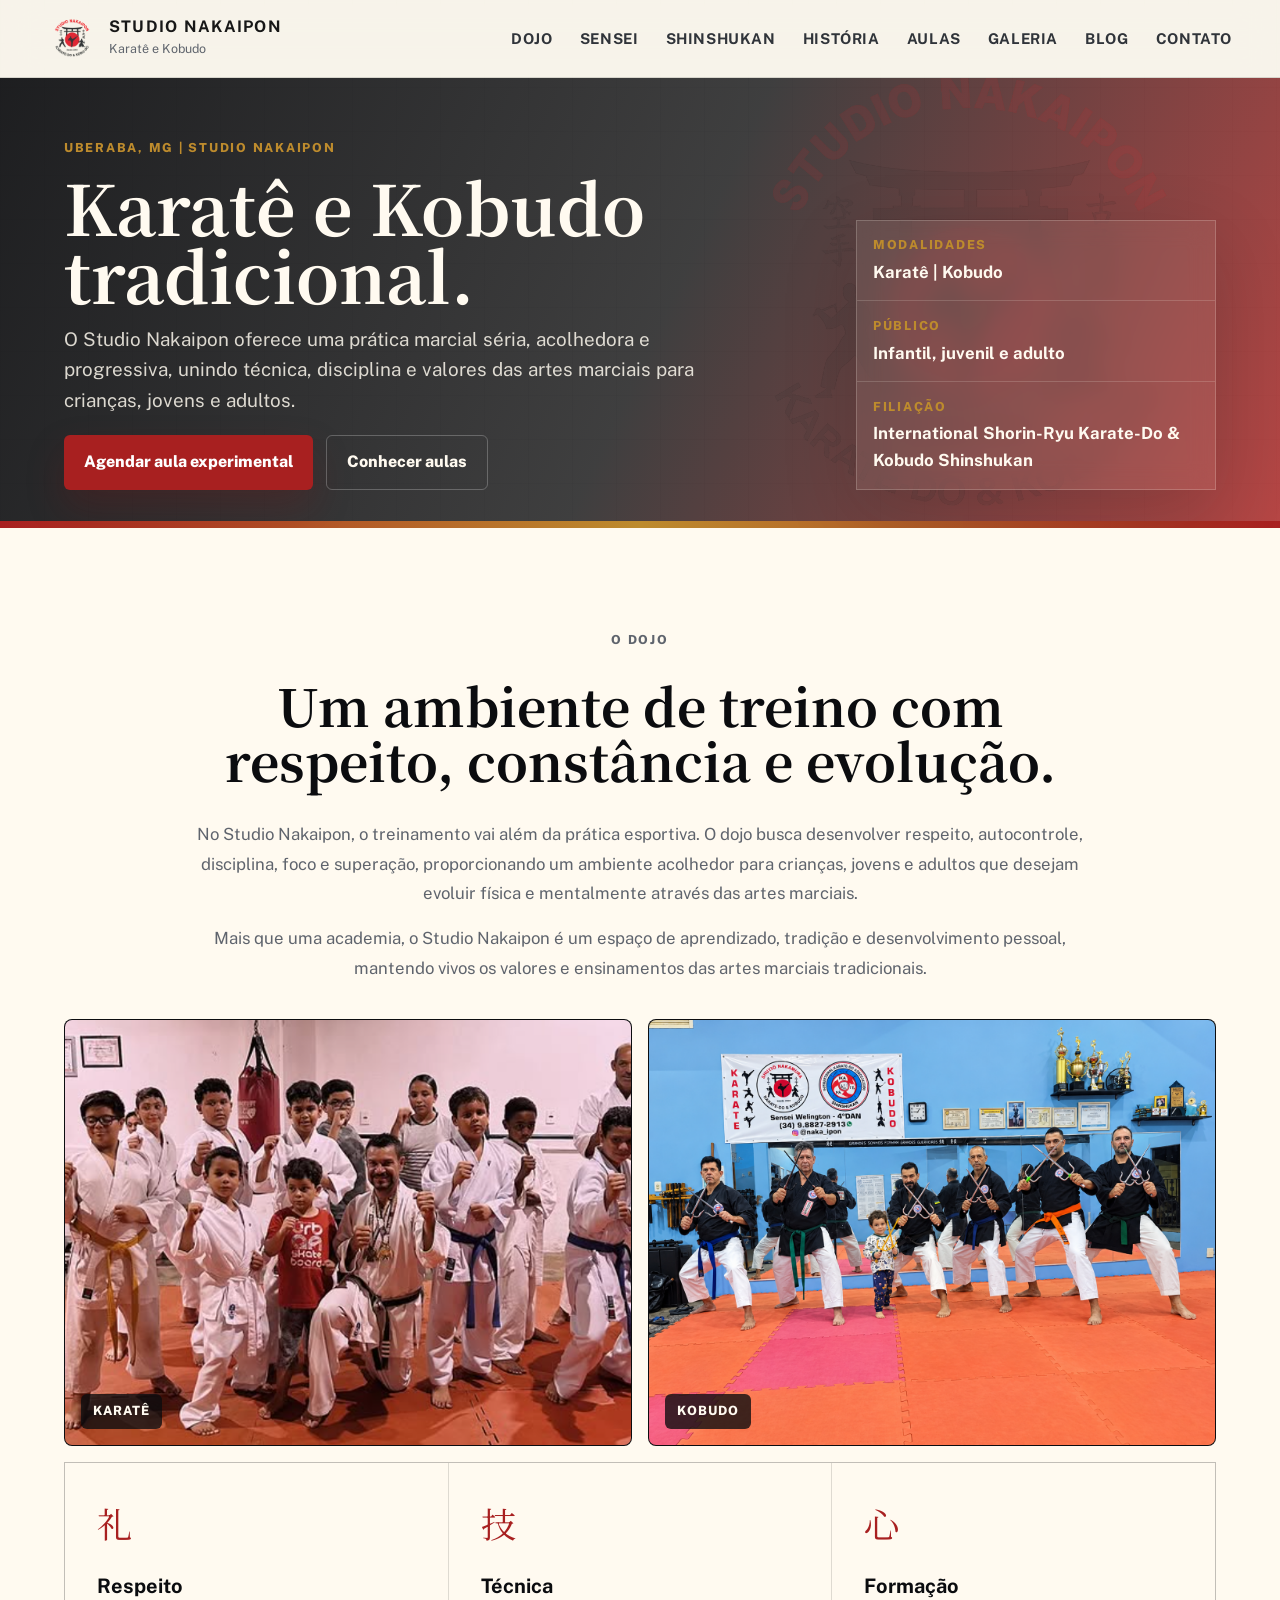
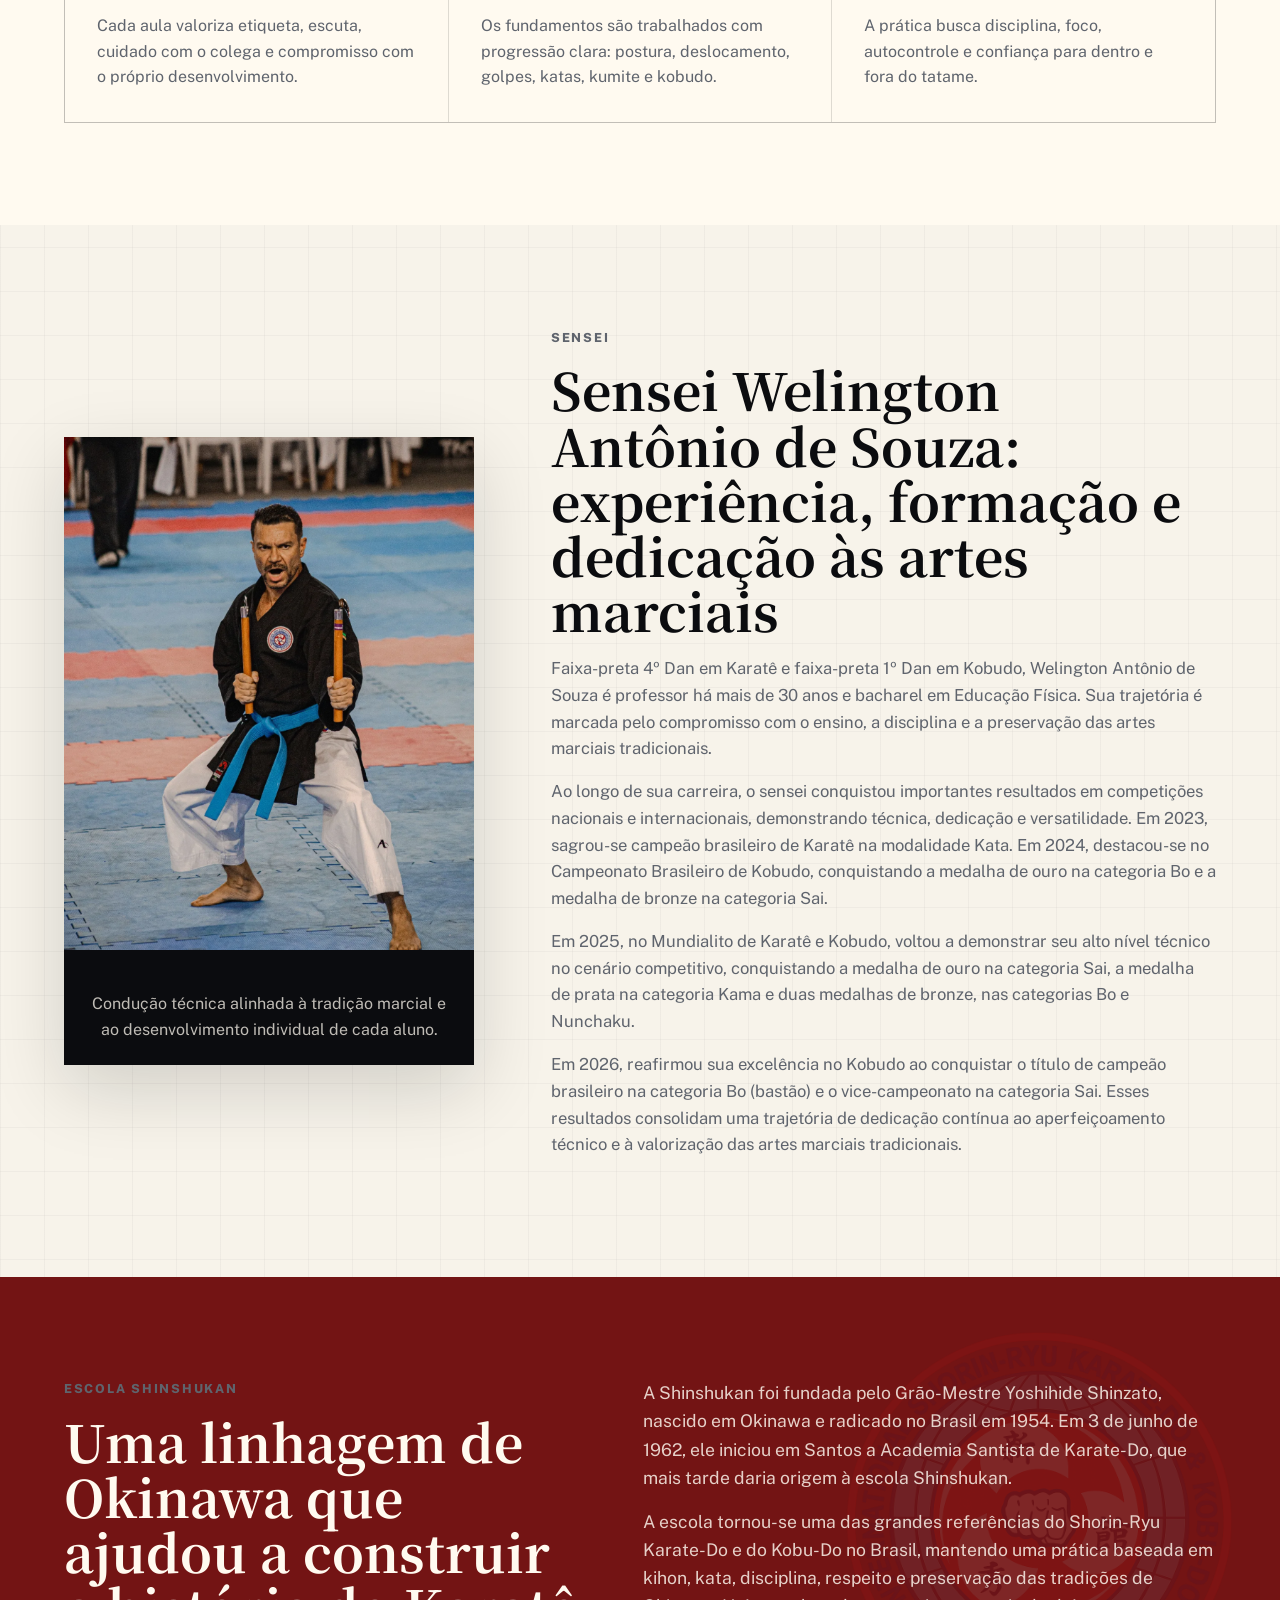
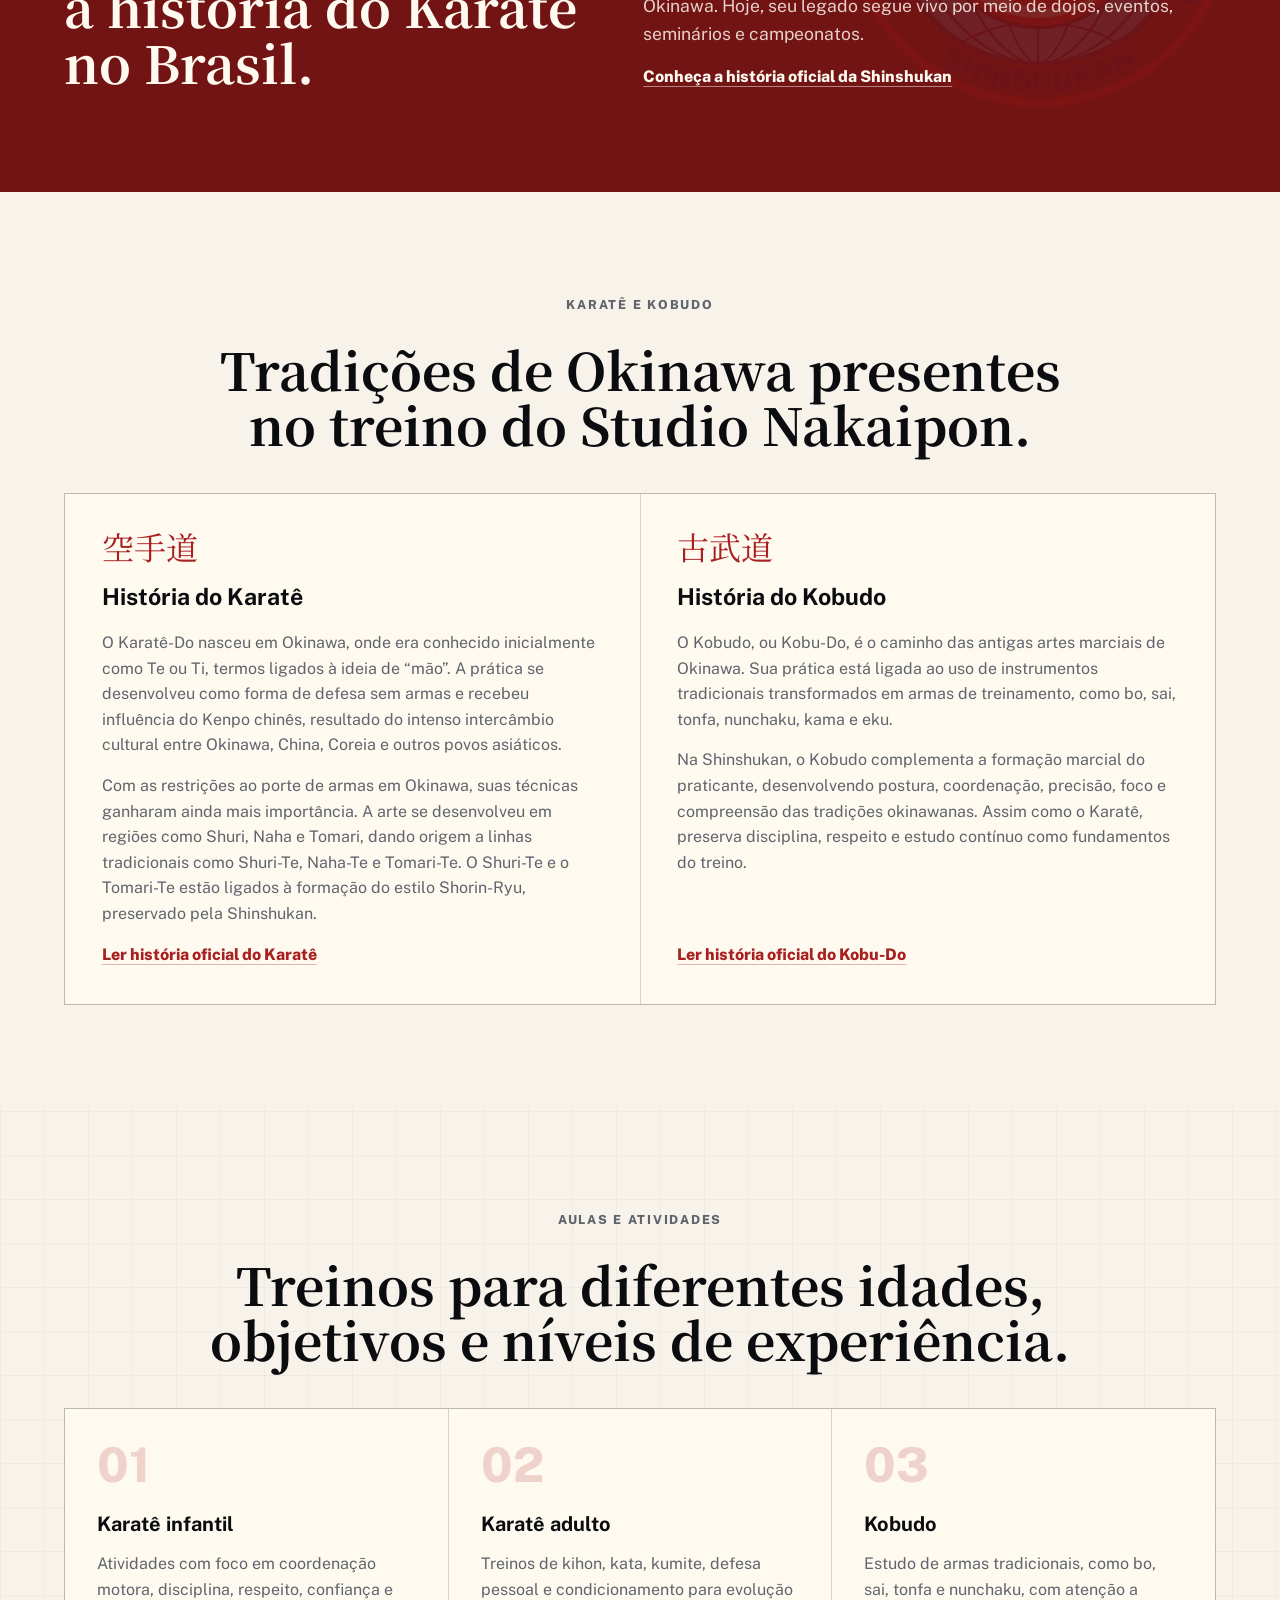
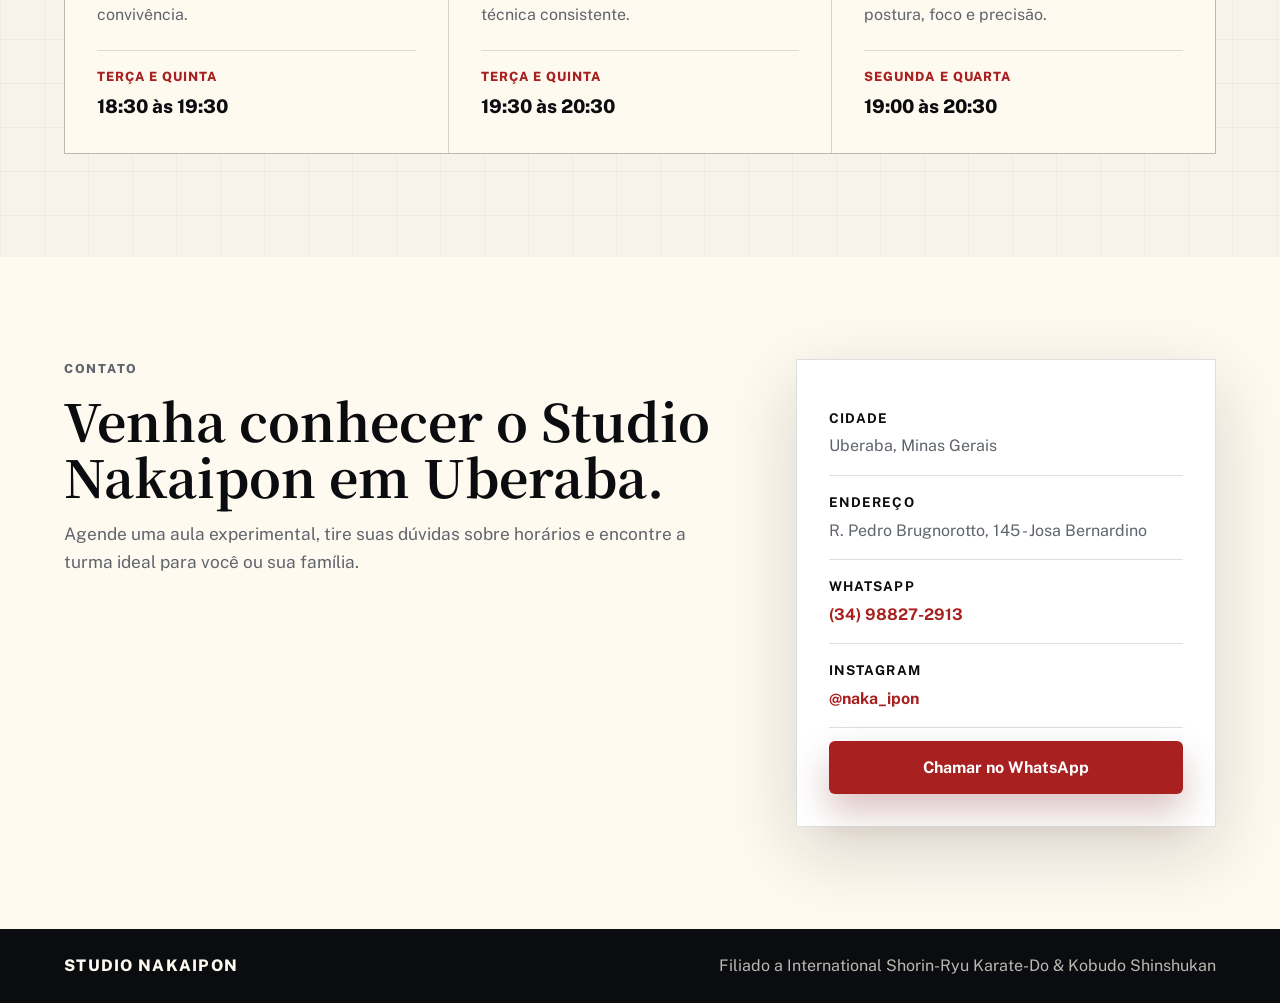
<file: index.html>
<!DOCTYPE html>
<html lang="pt-BR">
<head>
  <meta charset="UTF-8">
  <meta name="viewport" content="width=device-width, initial-scale=1.0">
  <meta name="description" content="Studio Nakaipon Karatê e Kobudo em Uberaba, MG. Aulas vinculadas à escola Shinshukan, com treino tradicional, disciplina e desenvolvimento pessoal.">
  <title>Studio Nakaipon | Karatê e Kobudo em Uberaba</title>
  <link rel="icon" type="image/png" href="assets/image/logo_nakaipon.png">
  <link rel="preconnect" href="https://fonts.googleapis.com">
  <link rel="preconnect" href="https://fonts.gstatic.com" crossorigin>
  <link href="https://fonts.googleapis.com/css2?family=Noto+Serif+JP:wght@600;700&family=Public+Sans:wght@400;500;600;700;800&display=swap" rel="stylesheet">
  <link rel="stylesheet" href="styles.css">
</head>
<body>
  <header class="site-header">
    <a class="brand" href="index.html#inicio" aria-label="Studio Nakaipon Karatê e Kobudo">
      <img src="assets/image/logo_nakaipon.png" alt="" class="brand-mark">
      <span>
        <strong>Studio Nakaipon</strong>
        <small>Karatê e Kobudo</small>
      </span>
    </a>
    <button class="menu-toggle" type="button" aria-label="Abrir menu" aria-expanded="false" aria-controls="site-nav">
      <span></span>
      <span></span>
      <span></span>
    </button>
    <nav class="site-nav" id="site-nav" aria-label="Navegação principal">
      <a href="#dojo">Dojo</a>
      <a href="#professor">Sensei</a>
      <a href="#shinshukan">Shinshukan</a>
      <a href="#historia-artes">História</a>
      <a href="#aulas">Aulas</a>
      <a href="galeria.html">Galeria</a>
      <a href="blog.html">Blog</a>
      <a href="#contato">Contato</a>
    </nav>
  </header>

  <main id="inicio">
    <section class="hero">
      <div class="hero-media" aria-hidden="true">
        <img src="assets/image/logo_nakaipon.png" alt="">
      </div>
      <div class="hero-content">
        <p class="eyebrow">Uberaba, MG | Studio Nakaipon</p>
        <h1>Karatê e Kobudo tradicional.</h1>
        <p>O Studio Nakaipon oferece uma prática marcial séria, acolhedora e progressiva, unindo técnica, disciplina e valores das artes marciais para crianças, jovens e adultos.</p>
        <div class="hero-actions" aria-label="Ações principais">
          <a href="https://wa.me/5534988272913?text=Ol%C3%A1%20Studio%20NakaiPon%2C%20gostaria%20de%20agendar%20uma%20aula%20experimental." class="btn btn-primary" target="_blank" rel="noreferrer noopener">Agendar aula experimental</a>
          <a href="#aulas" class="btn btn-secondary">Conhecer aulas</a>
        </div>
      </div>
      <aside class="hero-panel" aria-label="Destaques do dojo">
        <div>
          <span class="panel-label">Modalidades</span>
          <strong>Karatê | Kobudo</strong>
        </div>
        <div>
          <span class="panel-label">Público</span>
          <strong>Infantil, juvenil e adulto</strong>
        </div>
        <div>
          <span class="panel-label">Filiação</span>
          <strong>International Shorin-Ryu Karate-Do & Kobudo Shinshukan</strong>
        </div>
      </aside>
    </section>

    <section class="section section-intro" id="dojo">
      <div class="section-heading">
        <p class="section-kicker">O dojo</p>
        <h2>Um ambiente de treino com respeito, constância e evolução.</h2>
      </div>
      <div class="dojo-copy">
        <p>No Studio Nakaipon, o treinamento vai além da prática esportiva. O dojo busca desenvolver respeito, autocontrole, disciplina, foco e superação, proporcionando um ambiente acolhedor para crianças, jovens e adultos que desejam evoluir física e mentalmente através das artes marciais.</p>
        <p>Mais que uma academia, o Studio Nakaipon é um espaço de aprendizado, tradição e desenvolvimento pessoal, mantendo vivos os valores e ensinamentos das artes marciais tradicionais.</p>
      </div>
      <div class="dojo-gallery" aria-label="Treinos de Karatê e Kobudo no Studio Nakaipon">
        <figure>
          <img src="assets/image/karate_nakaipon.png" alt="Alunos em treino de Karatê no Studio Nakaipon">
          <figcaption>Karatê</figcaption>
        </figure>
        <figure>
          <img src="assets/image/kobudo_nakaipon.png" alt="Treino de Kobudo no Studio Nakaipon">
          <figcaption>Kobudo</figcaption>
        </figure>
      </div>
      <div class="intro-grid">
        <article class="feature">
          <span>礼</span>
          <h3>Respeito</h3>
          <p>Cada aula valoriza etiqueta, escuta, cuidado com o colega e compromisso com o próprio desenvolvimento.</p>
        </article>
        <article class="feature">
          <span>技</span>
          <h3>Técnica</h3>
          <p>Os fundamentos são trabalhados com progressão clara: postura, deslocamento, golpes, katas, kumite e kobudo.</p>
        </article>
        <article class="feature">
          <span>心</span>
          <h3>Formação</h3>
          <p>A prática busca disciplina, foco, autocontrole e confiança para dentro e fora do tatame.</p>
        </article>
      </div>
    </section>

    <section class="section split-section" id="professor">
      <div class="portrait-card">
        <img src="assets/image/sensei_welington_foto.png" alt="Sensei Welington, professor do Studio Nakaipon">
        <p>Condução técnica alinhada à tradição marcial e ao desenvolvimento individual de cada aluno.</p>
        </div>
        <div class="split-copy">
          <p class="section-kicker">Sensei</p>
          <h2>Sensei Welington Antônio de Souza: experiência, formação e dedicação às artes marciais</h2>
        
          <p>Faixa-preta 4º Dan em Karatê e faixa-preta 1º Dan em Kobudo, Welington Antônio de Souza é professor há mais de 30
            anos e bacharel em Educação Física. Sua trajetória é marcada pelo compromisso com o ensino, a disciplina e a
            preservação das artes marciais tradicionais.</p>
        
          <p>Ao longo de sua carreira, o sensei conquistou importantes resultados em competições nacionais e internacionais,
            demonstrando técnica, dedicação e versatilidade. Em 2023, sagrou-se campeão brasileiro de Karatê na modalidade Kata.
            Em 2024, destacou-se no Campeonato Brasileiro de Kobudo, conquistando a medalha de ouro na categoria Bo e a medalha
            de bronze na categoria Sai.</p>
        
          <p>Em 2025, no Mundialito de Karatê e Kobudo, voltou a demonstrar seu alto nível técnico no cenário competitivo,
            conquistando a medalha de ouro na categoria Sai, a medalha de prata na categoria Kama e duas medalhas de bronze, nas
            categorias Bo e Nunchaku.</p>
        
          <p>Em 2026, reafirmou sua excelência no Kobudo ao conquistar o título de campeão brasileiro na categoria Bo (bastão) e
            o vice-campeonato na categoria Sai. Esses resultados consolidam uma trajetória de dedicação contínua ao
            aperfeiçoamento técnico e à valorização das artes marciais tradicionais.</p>
        </div>
        </section>

    <section class="section school-band" id="shinshukan">
      <div class="school-heading">
        <p class="section-kicker">Escola Shinshukan</p>
        <h2>Uma linhagem de Okinawa que ajudou a construir a história do Karatê no Brasil.</h2>
      </div>
      <div class="school-copy">
        <p>A Shinshukan foi fundada pelo Grão-Mestre Yoshihide Shinzato, nascido em Okinawa e radicado no Brasil em 1954. Em 3 de junho de 1962, ele iniciou em Santos a Academia Santista de Karate-Do, que mais tarde daria origem à escola Shinshukan.</p>
        <p>A escola tornou-se uma das grandes referências do Shorin-Ryu Karate-Do e do Kobu-Do no Brasil, mantendo uma prática baseada em kihon, kata, disciplina, respeito e preservação das tradições de Okinawa. Hoje, seu legado segue vivo por meio de dojos, eventos, seminários e campeonatos.</p>
        <a class="text-link" href="https://shinshukan.com.br/historia-da-shinshukan/" target="_blank" rel="noreferrer noopener">Conheça a história oficial da Shinshukan</a>
      </div>
    </section>

    <section class="section history-section" id="historia-artes">
      <div class="section-heading">
        <p class="section-kicker">Karatê e Kobudo</p>
        <h2>Tradições de Okinawa presentes no treino do Studio Nakaipon.</h2>
      </div>
      <div class="history-grid">
        <article class="history-card">
          <span class="history-tag">空手道</span>
          <h3>História do Karatê</h3>
          <p>O Karatê-Do nasceu em Okinawa, onde era conhecido inicialmente como Te ou Ti, termos ligados à ideia de “mão”. A prática se desenvolveu como forma de defesa sem armas e recebeu influência do Kenpo chinês, resultado do intenso intercâmbio cultural entre Okinawa, China, Coreia e outros povos asiáticos.</p>
          <p>Com as restrições ao porte de armas em Okinawa, suas técnicas ganharam ainda mais importância. A arte se desenvolveu em regiões como Shuri, Naha e Tomari, dando origem a linhas tradicionais como Shuri-Te, Naha-Te e Tomari-Te. O Shuri-Te e o Tomari-Te estão ligados à formação do estilo Shorin-Ryu, preservado pela Shinshukan.</p>
          <a class="inline-link" href="https://shinshukan.com.br/historia-do-karate/" target="_blank" rel="noreferrer noopener">Ler história oficial do Karatê</a>
        </article>
        <article class="history-card">
          <span class="history-tag">古武道</span>
          <h3>História do Kobudo</h3>
          <p>O Kobudo, ou Kobu-Do, é o caminho das antigas artes marciais de Okinawa. Sua prática está ligada ao uso de instrumentos tradicionais transformados em armas de treinamento, como bo, sai, tonfa, nunchaku, kama e eku.</p>
          <p>Na Shinshukan, o Kobudo complementa a formação marcial do praticante, desenvolvendo postura, coordenação, precisão, foco e compreensão das tradições okinawanas. Assim como o Karatê, preserva disciplina, respeito e estudo contínuo como fundamentos do treino.</p>
          <a class="inline-link" href="https://shinshukan.com.br/historia-do-kobu-do/" target="_blank" rel="noreferrer noopener">Ler história oficial do Kobu-Do</a>
        </article>
      </div>
    </section>

    <section class="section" id="aulas">
      <div class="section-heading">
        <p class="section-kicker">Aulas e atividades</p>
        <h2>Treinos para diferentes idades, objetivos e níveis de experiência.</h2>
      </div>
      <div class="classes-grid">
        <article class="class-card">
          <div class="class-number">01</div>
          <h3>Karatê infantil</h3>
          <p>Atividades com foco em coordenação motora, disciplina, respeito, confiança e convivência.</p>
          <dl class="schedule-list">
            <div>
              <dt>Terça e quinta</dt>
              <dd>18:30 às 19:30</dd>
            </div>
          </dl>
        </article>
        <article class="class-card">
          <div class="class-number">02</div>
          <h3>Karatê adulto</h3>
          <p>Treinos de kihon, kata, kumite, defesa pessoal e condicionamento para evolução técnica consistente.</p>
          <dl class="schedule-list">
            <div>
              <dt>Terça e quinta</dt>
              <dd>19:30 às 20:30</dd>
            </div>
          </dl>
        </article>
        <article class="class-card">
          <div class="class-number">03</div>
          <h3>Kobudo</h3>
          <p>Estudo de armas tradicionais, como bo, sai, tonfa e nunchaku, com atenção a postura, foco e precisão.</p>
          <dl class="schedule-list">
            <div>
              <dt>Segunda e quarta</dt>
              <dd>19:00 às 20:30</dd>
            </div>
          </dl>
        </article>
      </div>
    </section>

    <section class="section contact-section" id="contato">
      <div class="contact-copy">
        <p class="section-kicker">Contato</p>
        <h2>Venha conhecer o Studio Nakaipon em Uberaba.</h2>
        <p>Agende uma aula experimental, tire suas dúvidas sobre horários e encontre a turma ideal para você ou sua família.</p>
      </div>
      <div class="contact-card">
        <p><strong>Cidade</strong><span>Uberaba, Minas Gerais</span></p>
        <p><strong>Endereço</strong><span>R. Pedro Brugnorotto, 145 - Josa Bernardino</span></p>
        <p><strong>WhatsApp</strong><a href="https://wa.me/5534988272913?text=Ol%C3%A1%20Studio%20NakaiPon%2C%20gostaria%20de%20mais%20informa%C3%A7%C3%B5es." target="_blank" rel="noreferrer noopener">(34) 98827-2913</a></p>
        <p><strong>Instagram</strong><a href="https://www.instagram.com/naka_ipon/" target="_blank" rel="noreferrer noopener">@naka_ipon</a></p>
        <!-- <p><strong>Email</strong><a href="mailto:contato@nakaipon.com.br">contato@nakaipon.com.br</a></p> -->
        <a class="btn btn-primary btn-full" href="https://wa.me/5534988272913?text=Ol%C3%A1%20Studio%20NakaiPon%2C%20gostaria%20de%20agendar%20uma%20aula%20experimental." target="_blank" rel="noreferrer noopener">Chamar no WhatsApp</a>
      </div>
    </section>
  </main>

  <footer class="site-footer">
    <span>Studio Nakaipon</span>
    <p>Filiado a International Shorin-Ryu Karate-Do & Kobudo Shinshukan</p>
  </footer>

  <script src="script.js"></script>
</body>
</html>
</file>
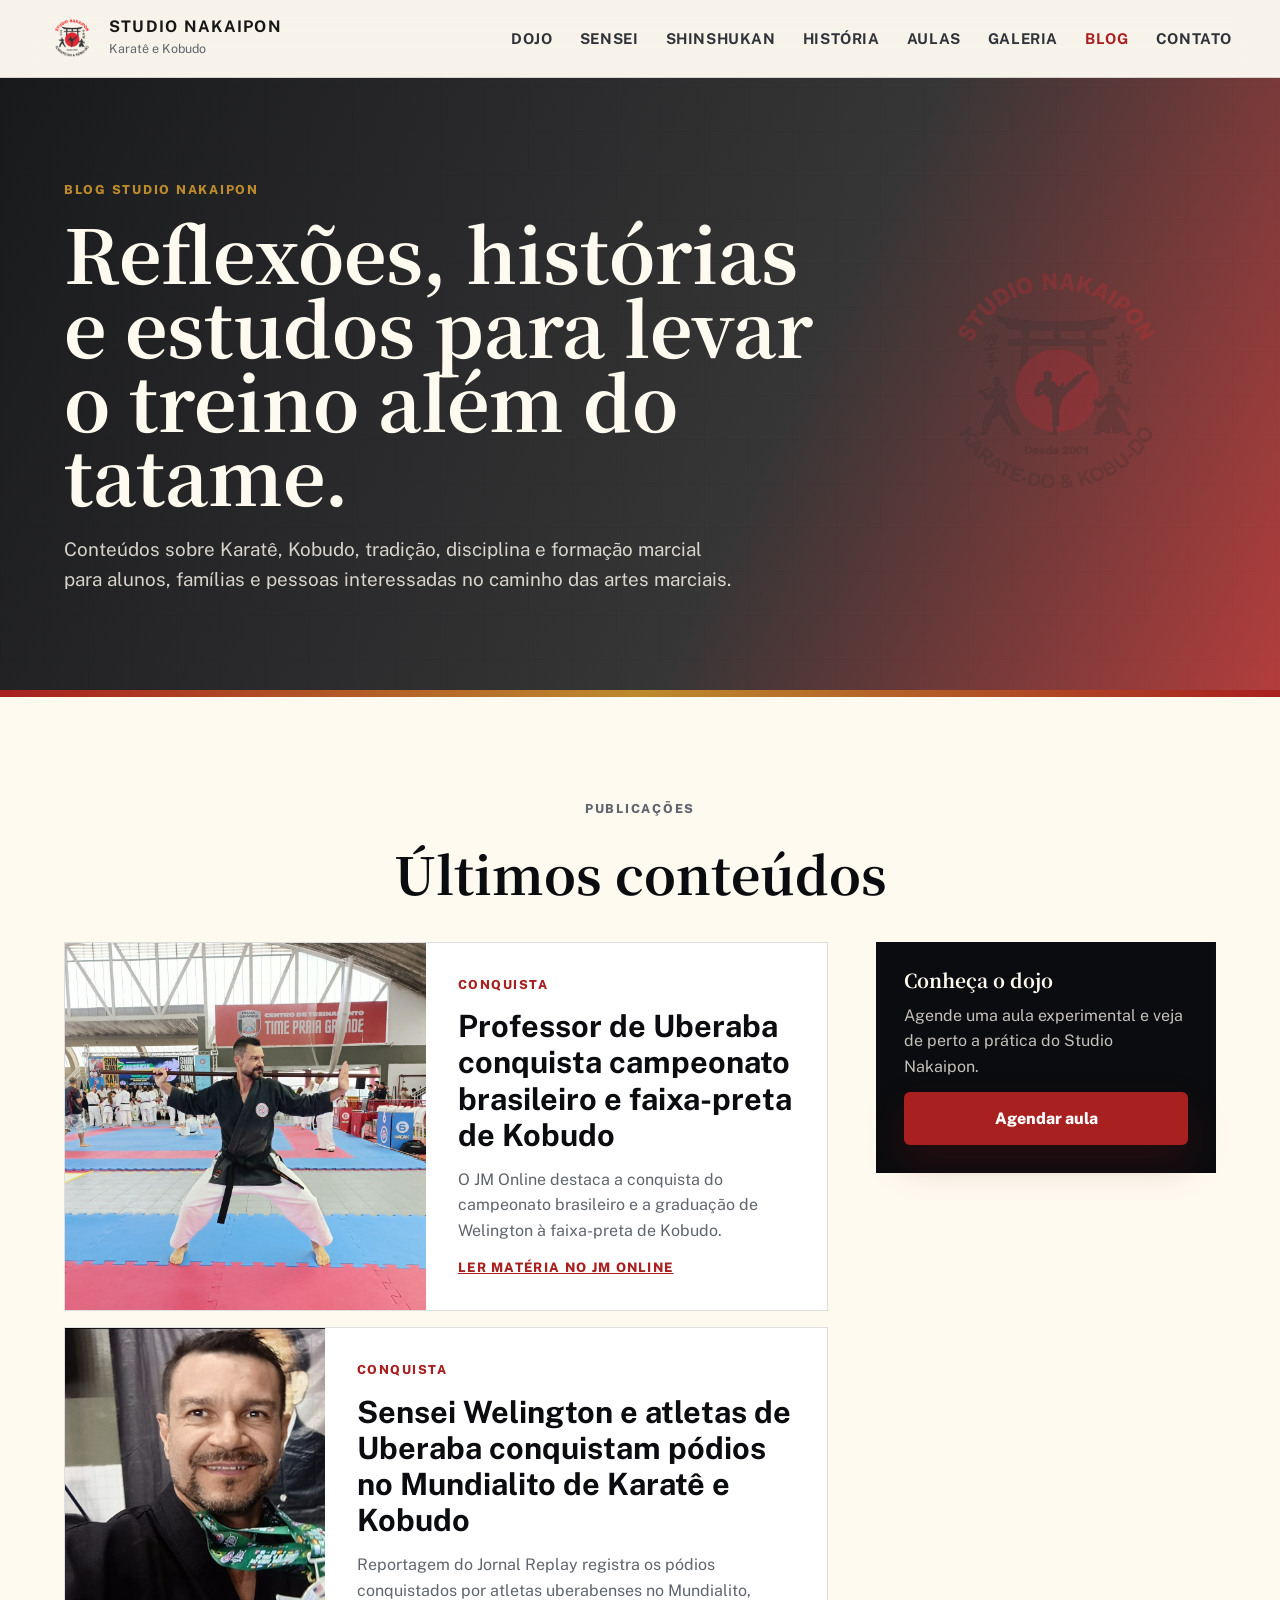
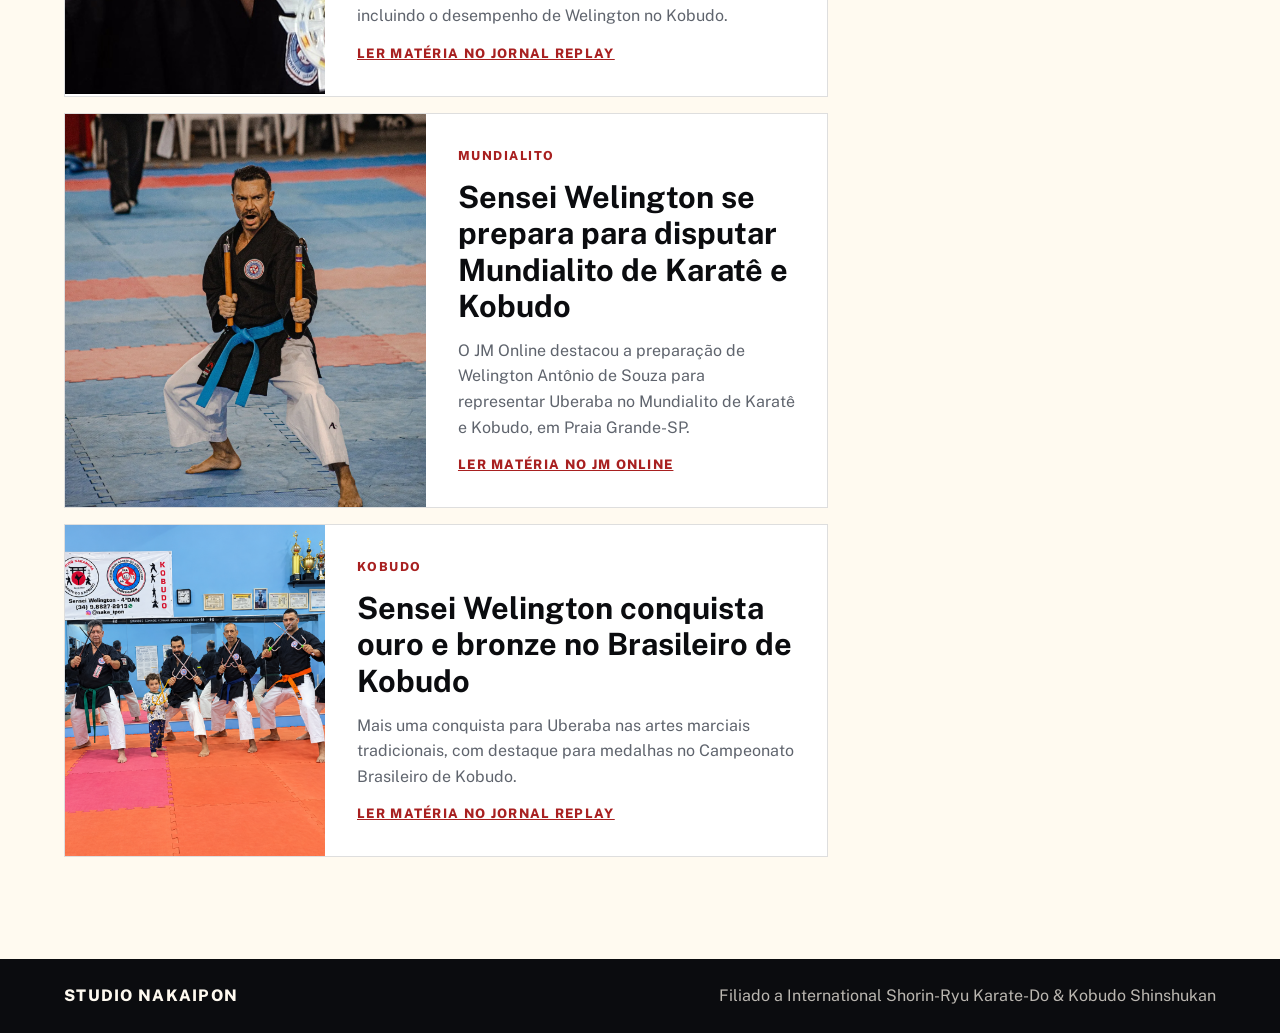
<file: blog.html>
<!DOCTYPE html>
<html lang="pt-BR">
<head>
  <meta charset="UTF-8">
  <meta name="viewport" content="width=device-width, initial-scale=1.0">
  <meta name="description" content="Blog do Studio Nakaipon com conteúdos sobre Karatê, Kobudo, disciplina, tradição marcial e desenvolvimento no dojo.">
  <title>Blog | Studio Nakaipon</title>
  <link rel="icon" type="image/png" href="assets/image/logo_nakaipon.png">
  <link rel="preconnect" href="https://fonts.googleapis.com">
  <link rel="preconnect" href="https://fonts.gstatic.com" crossorigin>
  <link href="https://fonts.googleapis.com/css2?family=Noto+Serif+JP:wght@600;700&family=Public+Sans:wght@400;500;600;700;800&display=swap" rel="stylesheet">
  <link rel="stylesheet" href="styles.css">
</head>
<body>
  <header class="site-header">
    <a class="brand" href="index.html#inicio" aria-label="Studio Nakaipon Karatê e Kobudo">
      <img src="assets/image/logo_nakaipon.png" alt="" class="brand-mark">
      <span>
        <strong>Studio Nakaipon</strong>
        <small>Karatê e Kobudo</small>
      </span>
    </a>
    <button class="menu-toggle" type="button" aria-label="Abrir menu" aria-expanded="false" aria-controls="site-nav">
      <span></span>
      <span></span>
      <span></span>
    </button>
    <nav class="site-nav" id="site-nav" aria-label="Navegação principal">
      <a href="index.html#dojo">Dojo</a>
      <a href="index.html#professor">Sensei</a>
      <a href="index.html#shinshukan">Shinshukan</a>
      <a href="index.html#historia-artes">História</a>
      <a href="index.html#aulas">Aulas</a>
      <a href="galeria.html">Galeria</a>
      <a href="blog.html" aria-current="page">Blog</a>
      <a href="index.html#contato">Contato</a>
    </nav>
  </header>

  <main>
    <section class="blog-hero">
      <div class="blog-hero-copy">
        <p class="eyebrow">Blog Studio Nakaipon</p>
        <h1>Reflexões, histórias e estudos para levar o treino além do tatame.</h1>
        <p>Conteúdos sobre Karatê, Kobudo, tradição, disciplina e formação marcial para alunos, famílias e pessoas interessadas no caminho das artes marciais.</p>
      </div>
      <div class="blog-hero-mark" aria-hidden="true">
        <img src="assets/image/logo_nakaipon.png" alt="">
      </div>
    </section>

    <section class="section blog-section" aria-labelledby="posts-title">
      <div class="section-heading">
        <p class="section-kicker">Publicações</p>
        <h2 id="posts-title">Últimos conteúdos</h2>
      </div>

      <div class="blog-layout">
        <div class="blog-posts">        
          <article class="post-card post-card-featured">
            <img src="assets/image/brasileiro2026.jpeg" alt="Brasileiro de Kobudo 2026">
            <div class="post-card-copy">
              <span class="post-category">Conquista</span>
              <h3>Professor de Uberaba conquista campeonato brasileiro e faixa-preta de Kobudo</h3>
              <p>O JM Online destaca a conquista do campeonato brasileiro e a graduação de Welington à faixa-preta de Kobudo.</p>
              <a class="post-status" href="https://jmonline.com.br/esporte/professor-de-uberaba-conquista-tricampeonato-brasileiro-e-faixa-preta-de-kobudo-1.676914" target="_blank" rel="noreferrer noopener">Ler matéria no JM Online</a>
            </div>
          </article>

          <article class="post-card">
            <img src="assets/image/blog_reportagem_replay_mundial.png" alt="Atletas de Uberaba no Mundialito de Karatê e Kobudo">
            <div class="post-card-copy">
              <span class="post-category">Conquista</span>
              <h3>Sensei Welington e atletas de Uberaba conquistam pódios no Mundialito de Karatê e Kobudo</h3>
              <p>Reportagem do Jornal Replay registra os pódios conquistados por atletas uberabenses no Mundialito, incluindo o desempenho de Welington no Kobudo.</p>
              <a class="post-status" href="https://www.jornalreplay.net/mais-esporte/6490-atletas-de-uberaba-conquistam-podios-no-mundialito-de-karate-e-kobudo" target="_blank" rel="noreferrer noopener">Ler matéria no Jornal Replay</a>
            </div>
          </article>

          <article class="post-card post-card-featured">
            <img src="assets/image/sensei_welington_foto.png" alt="Sensei Welington Antônio de Souza, do Studio Nakaipon">
            <div class="post-card-copy">
              <span class="post-category">Mundialito</span>
              <h3>Sensei Welington se prepara para disputar Mundialito de Karatê e Kobudo</h3>
              <p>O JM Online destacou a preparação de Welington Antônio de Souza para representar Uberaba no Mundialito de Karatê e Kobudo, em Praia Grande-SP.</p>
              <a class="post-status" href="https://jmonline.com.br/esporte/atleta-de-uberaba-se-prepara-para-disputar-mundialito-de-karate-e-kobudo-em-praia-grande-1.536535" target="_blank" rel="noreferrer noopener">Ler matéria no JM Online</a>
            </div>
          </article>

          <article class="post-card">
            <img src="assets/image/kobudo_nakaipon.png" alt="Treino de Kobudo no Studio Nakaipon">
            <div class="post-card-copy">
              <span class="post-category">Kobudo</span>
              <h3>Sensei Welington conquista ouro e bronze no Brasileiro de Kobudo</h3>
              <p>Mais uma conquista para Uberaba nas artes marciais tradicionais, com destaque para medalhas no Campeonato Brasileiro de Kobudo.</p>
              <a class="post-status" href="https://www.jornalreplay.net/mais-esporte/6597-atleta-uberabense-conquista-ouro-e-bronze-no-brasileiro-de-kobudo" target="_blank" rel="noreferrer noopener">Ler matéria no Jornal Replay</a>
            </div>
          </article>
        </div>

        <aside class="blog-sidebar" aria-label="Temas do blog">
          <!-- <div class="sidebar-panel"> -->
            <!-- <h2>Temas</h2> -->
            <!-- <ul class="topic-list">
              <li>Conquistas do dojo</li>
              <li>Karatê tradicional</li>
              <li>Kobudo</li>
              <li>História e linhagem</li>
              <li>Disciplina e formação</li>
            </ul> -->
          <!-- </div> -->
          <div class="sidebar-panel sidebar-contact">
            <h2>Conheça o dojo</h2>
            <p>Agende uma aula experimental e veja de perto a prática do Studio Nakaipon.</p>
            <a class="btn btn-primary btn-full" href="https://wa.me/5534988272913?text=Ol%C3%A1%20Studio%20NakaiPon%2C%20gostaria%20de%20agendar%20uma%20aula%20experimental." target="_blank" rel="noreferrer noopener">Agendar aula</a>
          </div>
        </aside>
      </div>
    </section>
  </main>

  <footer class="site-footer">
    <span>Studio Nakaipon</span>
    <p>Filiado a International Shorin-Ryu Karate-Do & Kobudo Shinshukan</p>
  </footer>

  <script src="script.js"></script>
</body>
</html>
</file>
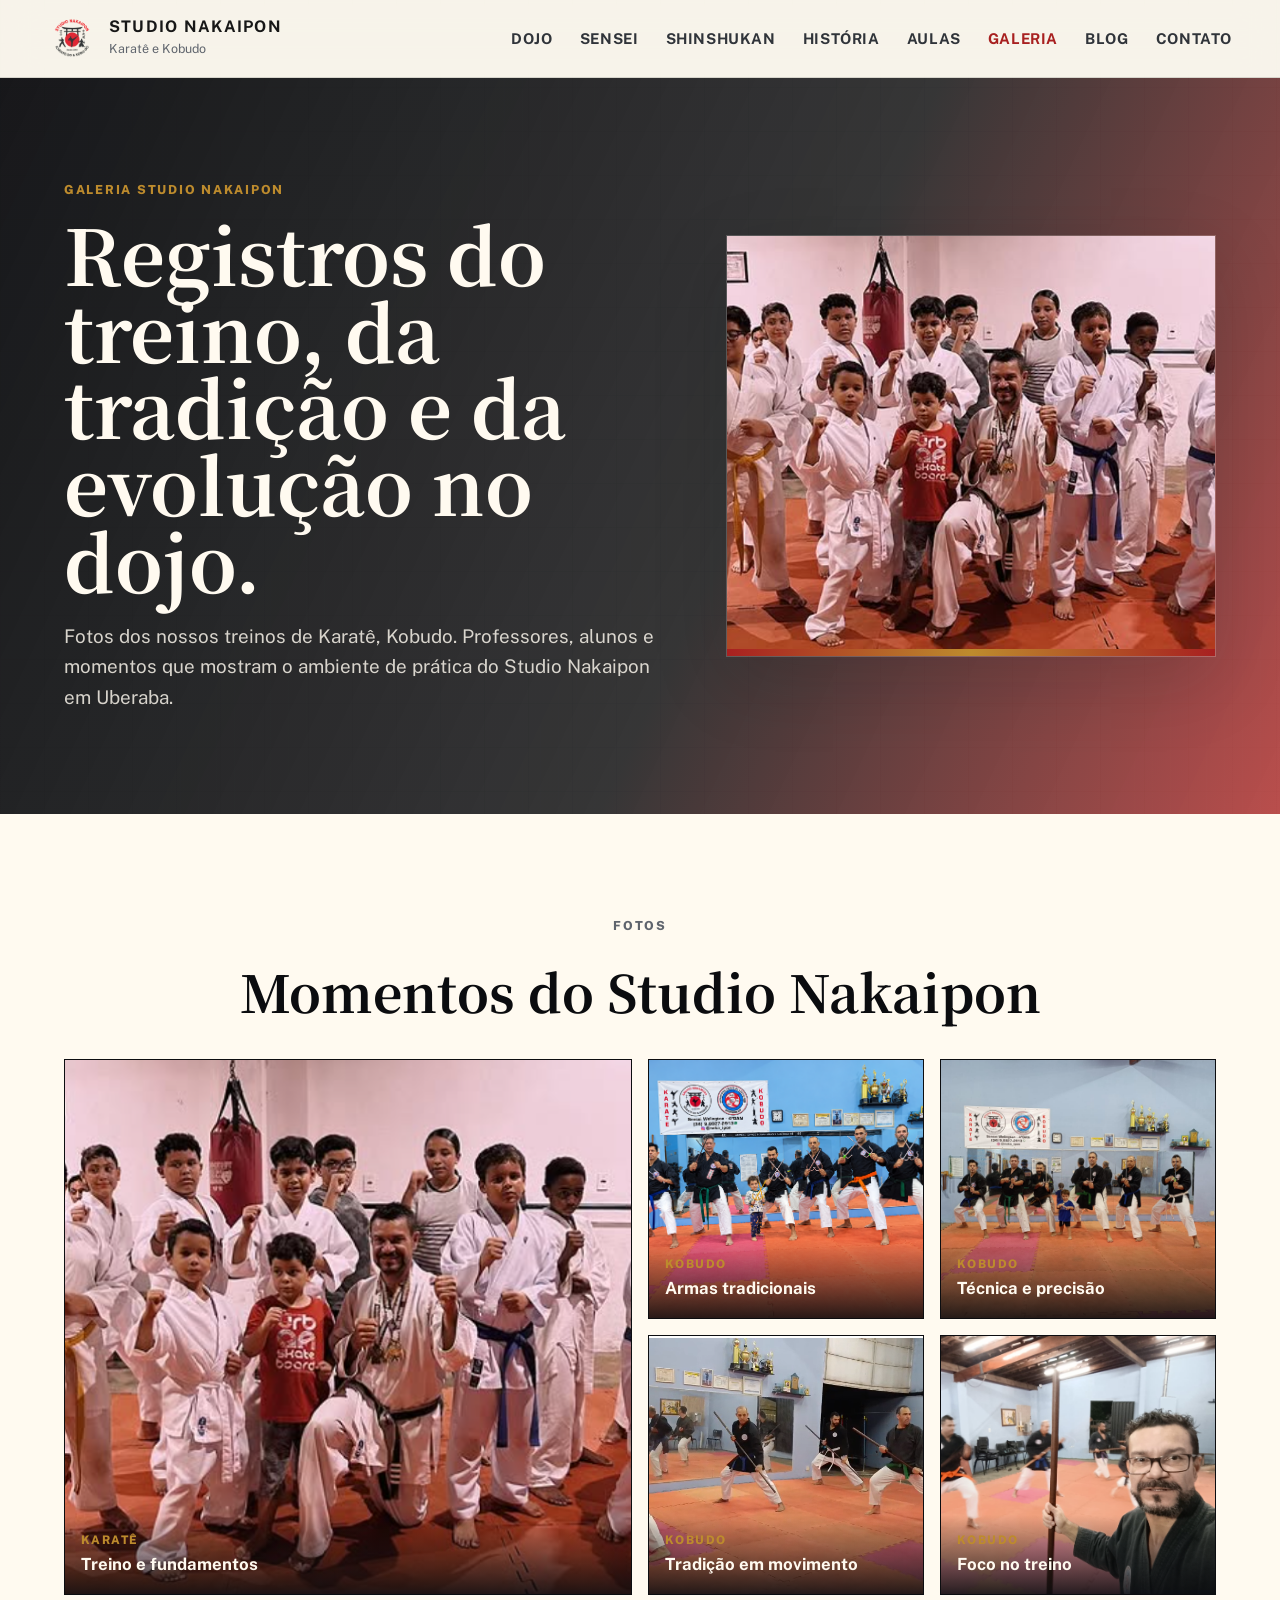
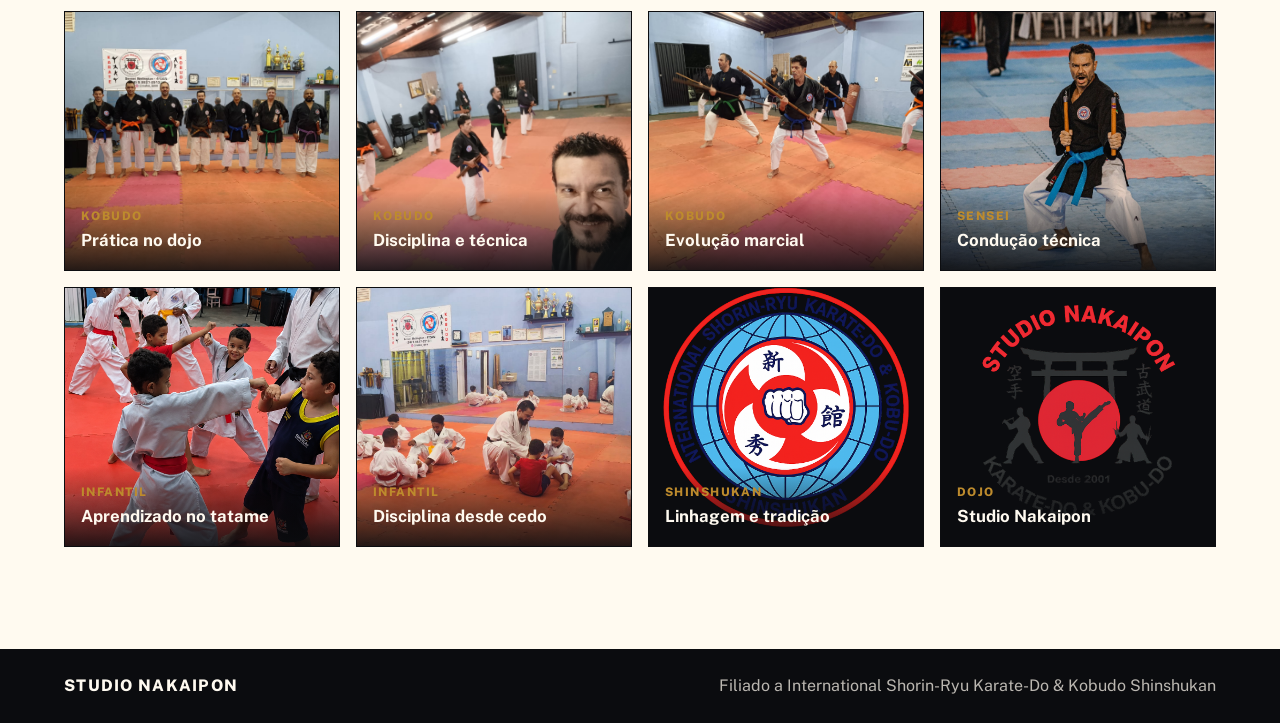
<file: galeria.html>
<!DOCTYPE html>
<html lang="pt-BR">
<head>
  <meta charset="UTF-8">
  <meta name="viewport" content="width=device-width, initial-scale=1.0">
  <meta name="description" content="Galeria de fotos do Studio Nakaipon com registros de Karatê, Kobudo, treinos, sensei e tradição marcial em Uberaba.">
  <title>Galeria | Studio Nakaipon</title>
  <link rel="icon" type="image/png" href="assets/image/logo_nakaipon.png">
  <link rel="preconnect" href="https://fonts.googleapis.com">
  <link rel="preconnect" href="https://fonts.gstatic.com" crossorigin>
  <link href="https://fonts.googleapis.com/css2?family=Noto+Serif+JP:wght@600;700&family=Public+Sans:wght@400;500;600;700;800&display=swap" rel="stylesheet">
  <link rel="stylesheet" href="styles.css">
</head>
<body>
  <header class="site-header">
    <a class="brand" href="index.html#inicio" aria-label="Studio Nakaipon Karatê e Kobudo">
      <img src="assets/image/logo_nakaipon.png" alt="" class="brand-mark">
      <span>
        <strong>Studio Nakaipon</strong>
        <small>Karatê e Kobudo</small>
      </span>
    </a>
    <button class="menu-toggle" type="button" aria-label="Abrir menu" aria-expanded="false" aria-controls="site-nav">
      <span></span>
      <span></span>
      <span></span>
    </button>
    <nav class="site-nav" id="site-nav" aria-label="Navegação principal">
      <a href="index.html#dojo">Dojo</a>
      <a href="index.html#professor">Sensei</a>
      <a href="index.html#shinshukan">Shinshukan</a>
      <a href="index.html#historia-artes">História</a>
      <a href="index.html#aulas">Aulas</a>
      <a href="galeria.html" aria-current="page">Galeria</a>
      <a href="blog.html">Blog</a>
      <a href="index.html#contato">Contato</a>
    </nav>
  </header>

  <main>
    <section class="gallery-hero">
      <div class="gallery-hero-copy">
        <p class="eyebrow">Galeria Studio Nakaipon</p>
        <h1>Registros do treino, da tradição e da evolução no dojo.</h1>
        <p>Fotos dos nossos treinos de  Karatê, Kobudo. Professores, alunos e momentos que mostram o ambiente de prática do Studio Nakaipon em Uberaba.</p>
      </div>
      <figure class="gallery-hero-photo">
        <img src="assets/image/karate_nakaipon.png" alt="Alunos em treino de Karatê no Studio Nakaipon">
      </figure>
    </section>

    <section class="section gallery-section" aria-labelledby="gallery-title">
      <div class="section-heading">
        <p class="section-kicker">Fotos</p>
        <h2 id="gallery-title">Momentos do Studio Nakaipon</h2>
      </div>

      <div class="gallery-grid">
        <figure class="gallery-item gallery-item-large">
          <img src="assets/image/karate_nakaipon.png" alt="Treino de Karatê com alunos do Studio Nakaipon">
          <figcaption>
            <span>Karatê</span>
            <strong>Treino e fundamentos</strong>
          </figcaption>
        </figure>
        <figure class="gallery-item">
          <img src="assets/image/kobudo_nakaipon.png" alt="Prática de Kobudo no Studio Nakaipon">
          <figcaption>
            <span>Kobudo</span>
            <strong>Armas tradicionais</strong>
          </figcaption>
        </figure>
        <figure class="gallery-item">
          <img src="assets/image/galeria/kobudo1.jpeg" alt="Treino de Kobudo com armas tradicionais no Studio Nakaipon">
          <figcaption>
            <span>Kobudo</span>
            <strong>Técnica e precisão</strong>
          </figcaption>
        </figure>
        <figure class="gallery-item">
          <img src="assets/image/galeria/kobudo2.png" alt="Praticante de Kobudo no Studio Nakaipon">
          <figcaption>
            <span>Kobudo</span>
            <strong>Tradição em movimento</strong>
          </figcaption>
        </figure>
        <figure class="gallery-item">
          <img src="assets/image/galeria/kobudo3.jpeg" alt="Treino de Kobudo no Studio Nakaipon">
          <figcaption>
            <span>Kobudo</span>
            <strong>Foco no treino</strong>
          </figcaption>
        </figure>
        <figure class="gallery-item">
          <img src="assets/image/galeria/kobudo4.jpeg" alt="Praticantes de Kobudo no Studio Nakaipon">
          <figcaption>
            <span>Kobudo</span>
            <strong>Prática no dojo</strong>
          </figcaption>
        </figure>
        <figure class="gallery-item">
          <img src="assets/image/galeria/kobudo5.jpeg" alt="Momento de Kobudo no Studio Nakaipon">
          <figcaption>
            <span>Kobudo</span>
            <strong>Disciplina e técnica</strong>
          </figcaption>
        </figure>
        <figure class="gallery-item">
          <img src="assets/image/galeria/kobudo6.jpeg" alt="Registro de Kobudo no Studio Nakaipon">
          <figcaption>
            <span>Kobudo</span>
            <strong>Evolução marcial</strong>
          </figcaption>
        </figure>
        <figure class="gallery-item">
          <img src="assets/image/sensei_welington_foto.png" alt="Sensei Welington do Studio Nakaipon">
          <figcaption>
            <span>Sensei</span>
            <strong>Condução técnica</strong>
          </figcaption>
        </figure>
        <figure class="gallery-item">
          <img src="assets/image/galeria/infantil1.png" alt="Aluno infantil em treino no Studio Nakaipon">
          <figcaption>
            <span>Infantil</span>
            <strong>Aprendizado no tatame</strong>
          </figcaption>
        </figure>
        <figure class="gallery-item">
          <img src="assets/image/galeria/infantil2.jpeg" alt="Turma infantil em treino no Studio Nakaipon">
          <figcaption>
            <span>Infantil</span>
            <strong>Disciplina desde cedo</strong>
          </figcaption>
        </figure>
        <figure class="gallery-item">
          <img src="assets/image/logo_shinshukan.png" alt="Símbolo da escola Shinshukan">
          <figcaption>
            <span>Shinshukan</span>
            <strong>Linhagem e tradição</strong>
          </figcaption>
        </figure>
        <figure class="gallery-item">
          <img src="assets/image/logo_nakaipon.png" alt="Símbolo do Studio Nakaipon">
          <figcaption>
            <span>Dojo</span>
            <strong>Studio Nakaipon</strong>
          </figcaption>
        </figure>
      </div>
    </section>
  </main>

  <footer class="site-footer">
    <span>Studio Nakaipon</span>
    <p>Filiado a International Shorin-Ryu Karate-Do & Kobudo Shinshukan</p>
  </footer>

  <script src="script.js"></script>
</body>
</html>
</file>
<file: styles.css>
:root {
  --ink: #171717;
  --muted: #5f646d;
  --paper: #f7f3ea;
  --paper-deep: #e8ddca;
  --panel: #fffaf0;
  --line: rgba(23, 23, 23, 0.14);
  --red: #a82020;
  --red-dark: #731414;
  --gold: #bd8b2d;
  --black: #0b0c0f;
  --shadow: 0 24px 70px rgba(15, 17, 20, 0.16);
}

* {
  box-sizing: border-box;
}

html {
  scroll-behavior: smooth;
  scroll-padding-top: 88px;
}

body {
  margin: 0;
  color: var(--ink);
  background:
    linear-gradient(90deg, rgba(23, 23, 23, 0.035) 1px, transparent 1px),
    linear-gradient(0deg, rgba(23, 23, 23, 0.035) 1px, transparent 1px),
    var(--paper);
  background-size: 44px 44px;
  font-family: "Public Sans", Arial, sans-serif;
  line-height: 1.6;
}

body.menu-open {
  overflow: hidden;
}

img {
  display: block;
  max-width: 100%;
}

a,
button {
  font: inherit;
}

a {
  color: inherit;
}

.site-header {
  position: sticky;
  top: 0;
  z-index: 20;
  display: flex;
  align-items: center;
  justify-content: space-between;
  gap: 1.5rem;
  min-height: 78px;
  padding: 0.85rem clamp(1rem, 4vw, 3rem);
  background: rgba(247, 243, 234, 0.92);
  border-bottom: 1px solid var(--line);
  backdrop-filter: blur(18px);
}

.brand {
  display: inline-flex;
  align-items: center;
  gap: 0.8rem;
  color: var(--ink);
  text-decoration: none;
}

.brand-mark {
  width: 48px;
  height: 48px;
}

.brand strong {
  display: block;
  font-size: 1rem;
  line-height: 1.05;
  text-transform: uppercase;
  letter-spacing: 0.08em;
}

.brand small {
  display: block;
  margin-top: 0.2rem;
  color: var(--muted);
  font-size: 0.78rem;
}

.site-nav {
  display: flex;
  align-items: center;
  gap: clamp(0.9rem, 2.2vw, 1.7rem);
}

.site-nav a {
  color: #30343a;
  font-size: 0.93rem;
  font-weight: 700;
  text-decoration: none;
  text-transform: uppercase;
  letter-spacing: 0.04em;
  transition: color 0.2s ease;
}

.site-nav a:hover,
.site-nav a:focus-visible,
.site-nav a[aria-current="page"] {
  color: var(--red);
}

.menu-toggle {
  display: none;
  width: 44px;
  height: 44px;
  place-items: center;
  border: 1px solid var(--line);
  border-radius: 6px;
  background: var(--panel);
  cursor: pointer;
}

.menu-toggle span {
  display: block;
  width: 20px;
  height: 2px;
  margin: 3px 0;
  background: var(--ink);
  transition: transform 0.2s ease, opacity 0.2s ease;
}

.menu-toggle[aria-expanded="true"] span:nth-child(1) {
  transform: translateY(8px) rotate(45deg);
}

.menu-toggle[aria-expanded="true"] span:nth-child(2) {
  opacity: 0;
}

.menu-toggle[aria-expanded="true"] span:nth-child(3) {
  transform: translateY(-8px) rotate(-45deg);
}

.hero {
  position: relative;
  display: grid;
  grid-template-columns: minmax(0, 1fr) minmax(260px, 360px);
  gap: clamp(2rem, 5vw, 4rem);
  align-items: end;
  min-height: 50vh;
  padding: clamp(2rem, 4vw, 3.5rem) clamp(1rem, 5vw, 5rem) clamp(1.5rem, 3vw, 2.5rem);
  overflow: hidden;
  background:
    linear-gradient(115deg, rgba(11, 12, 15, 0.92), rgba(11, 12, 15, 0.78) 52%, rgba(168, 32, 32, 0.82)),
    repeating-linear-gradient(90deg, rgba(255, 255, 255, 0.08) 0 1px, transparent 1px 18px);
  color: #fffaf0;
}

.hero::after {
  content: "";
  position: absolute;
  inset: auto 0 0;
  height: 7px;
  background: linear-gradient(90deg, var(--red), var(--gold), var(--red));
}

.hero-media {
  position: absolute;
  right: clamp(-3rem, 4vw, 2rem);
  top: 50%;
  width: min(46vw, 560px);
  opacity: 0.1;
  transform: translateY(-50%);
}

.hero-content,
.hero-panel {
  position: relative;
  z-index: 1;
}

.hero-content {
  max-width: 760px;
}

.eyebrow,
.section-kicker,
.panel-label {
  margin: 0 0 0.9rem;
  color: var(--gold);
  font-size: 0.78rem;
  font-weight: 800;
  letter-spacing: 0.14em;
  text-transform: uppercase;
}

.hero h1,
.section h2 {
  margin: 0;
  font-family: "Noto Serif JP", Georgia, serif;
  letter-spacing: 0;
}

.hero h1 {
  max-width: 880px;
  font-size: clamp(2.25rem, 5.4vw, 4.8rem);
  line-height: 0.98;
}

.hero-content > p:not(.eyebrow) {
  max-width: 650px;
  margin: 1rem 0 1.25rem;
  color: rgba(255, 250, 240, 0.84);
  font-size: clamp(1rem, 1.5vw, 1.18rem);
}

.hero-actions {
  display: flex;
  flex-wrap: wrap;
  gap: 0.8rem;
}

.btn {
  display: inline-flex;
  align-items: center;
  justify-content: center;
  min-height: 48px;
  padding: 0.85rem 1.25rem;
  border-radius: 6px;
  font-weight: 800;
  text-decoration: none;
  transition: transform 0.2s ease, box-shadow 0.2s ease, background 0.2s ease;
}

.btn:hover,
.btn:focus-visible {
  transform: translateY(-2px);
}

.btn-primary {
  background: var(--red);
  color: #fff;
  box-shadow: 0 18px 36px rgba(115, 20, 20, 0.26);
}

.btn-primary:hover,
.btn-primary:focus-visible {
  background: var(--red-dark);
}

.btn-secondary {
  border: 1px solid rgba(255, 255, 255, 0.24);
  color: #fffaf0;
}

.btn-full {
  width: 100%;
  margin-top: 0.8rem;
}

.hero-panel {
  display: grid;
  gap: 0;
  border: 1px solid rgba(255, 250, 240, 0.2);
  background: rgba(255, 250, 240, 0.08);
  backdrop-filter: blur(12px);
  box-shadow: var(--shadow);
}

.hero-panel > div {
  padding: 0.9rem 1rem;
  border-bottom: 1px solid rgba(255, 250, 240, 0.16);
}

.hero-panel > div:last-child {
  border-bottom: 0;
}

.panel-label {
  display: block;
  margin-bottom: 0.25rem;
}

.hero-panel strong {
  display: block;
  font-size: 1.05rem;
}

.section {
  padding: clamp(4rem, 8vw, 7rem) clamp(1rem, 5vw, 5rem);
}

.section-heading {
  display: grid;
  gap: 0.8rem;
  max-width: 900px;
  margin: 0 auto 2.5rem;
  text-align: center;
}

.section h2 {
  color: var(--black);
  font-size: clamp(2rem, 4vw, 3.5rem);
  line-height: 1.08;
}

.section p {
  color: var(--muted);
}

.section-intro {
  background: var(--panel);
}

.dojo-copy {
  display: grid;
  gap: 1rem;
  max-width: 920px;
  margin: -0.5rem auto 2.25rem;
  text-align: center;
}

.dojo-copy p {
  margin: 0;
  font-size: 1.05rem;
  line-height: 1.75;
}

.dojo-gallery {
  display: grid;
  grid-template-columns: repeat(2, minmax(0, 1fr));
  gap: 1rem;
  max-width: 1180px;
  margin: 0 auto 1rem;
}

.dojo-gallery figure {
  position: relative;
  min-height: 320px;
  margin: 0;
  overflow: hidden;
  border: 1px solid var(--line);
  border-radius: 8px;
  background: var(--black);
}

.dojo-gallery img {
  width: 100%;
  height: 100%;
  min-height: 320px;
  object-fit: cover;
  display: block;
}

.dojo-gallery figcaption {
  position: absolute;
  left: 1rem;
  bottom: 1rem;
  padding: 0.45rem 0.75rem;
  border-radius: 6px;
  background: rgba(11, 12, 15, 0.78);
  color: #fffaf0;
  font-size: 0.8rem;
  font-weight: 800;
  letter-spacing: 0.08em;
  text-transform: uppercase;
}

.intro-grid,
.classes-grid {
  display: grid;
  grid-template-columns: repeat(3, minmax(0, 1fr));
  gap: 1px;
  max-width: 1180px;
  margin: 0 auto;
  background: var(--line);
  border: 1px solid var(--line);
}

.feature,
.class-card {
  min-height: 255px;
  padding: clamp(1.4rem, 3vw, 2rem);
  background: var(--panel);
}

.feature span {
  display: block;
  color: var(--red);
  font-family: "Noto Serif JP", Georgia, serif;
  font-size: 2.2rem;
}

.feature h3,
.class-card h3 {
  margin: 1.2rem 0 0.7rem;
  color: var(--black);
  font-size: 1.25rem;
}

.feature p,
.class-card p {
  margin: 0;
}

.schedule-list {
  display: grid;
  gap: 0.7rem;
  margin: 1.4rem 0 0;
}

.schedule-list div {
  padding-top: 1rem;
  border-top: 1px solid var(--line);
}

.schedule-list dt {
  color: var(--red);
  font-size: 0.8rem;
  font-weight: 800;
  letter-spacing: 0.08em;
  text-transform: uppercase;
}

.schedule-list dd {
  margin: 0.2rem 0 0;
  color: var(--black);
  font-size: 1.18rem;
  font-weight: 800;
}

.split-section {
  display: grid;
  grid-template-columns: minmax(240px, 410px) minmax(0, 1fr);
  gap: clamp(2rem, 6vw, 5rem);
  align-items: center;
  max-width: 1280px;
  margin: 0 auto;
}

.portrait-card {
  display: grid;
  align-items: end;
  gap: 1.2rem;
  padding: 0;
  background: var(--black);
  color: #fffaf0;
  box-shadow: var(--shadow);
  overflow: hidden;
}

.portrait-card img {
  width: 100%;
  aspect-ratio: 4 / 5;
  object-fit: cover;
  object-position: center top;
}

.portrait-card p {
  margin: 0;
  padding: 1.4rem;
  color: rgba(255, 250, 240, 0.74);
  text-align: center;
}

.split-copy {
  max-width: 760px;
}

.split-copy p:not(.section-kicker) {
  max-width: 680px;
  font-size: 1.04rem;
}

.school-band {
  position: relative;
  display: grid;
  grid-template-columns: minmax(0, 0.9fr) minmax(0, 1fr);
  gap: clamp(2rem, 5vw, 5rem);
  align-items: center;
  overflow: hidden;
  background: var(--red-dark);
  color: #fffaf0;
}

.school-band::before {
  content: "";
  position: absolute;
  right: clamp(-4rem, 2vw, 2rem);
  top: 50%;
  width: min(42vw, 430px);
  aspect-ratio: 1;
  background: url("assets/image/logo_shinshukan.png") center / contain no-repeat;
  opacity: 0.08;
  transform: translateY(-50%);
  pointer-events: none;
}

.school-band h2 {
  color: #fffaf0;
}

.school-heading,
.school-copy {
  position: relative;
  z-index: 1;
}

.school-heading {
  display: grid;
  justify-items: start;
  gap: 0;
}

.school-band p:not(.section-kicker) {
  color: rgba(255, 250, 240, 0.82);
  font-size: 1.1rem;
}

.school-copy {
  display: grid;
  gap: 1rem;
}

.school-copy p {
  margin: 0;
}

.text-link {
  color: #fffaf0;
  font-weight: 800;
  text-decoration-color: rgba(255, 250, 240, 0.48);
  text-underline-offset: 0.28em;
}

.text-link:hover,
.text-link:focus-visible {
  text-decoration-color: #fffaf0;
}

.history-section {
  background: var(--paper);
}

.history-grid {
  display: grid;
  grid-template-columns: repeat(2, minmax(0, 1fr));
  gap: 1px;
  max-width: 1180px;
  margin: 0 auto;
  background: var(--line);
  border: 1px solid var(--line);
}

.history-card {
  display: flex;
  flex-direction: column;
  gap: 0.95rem;
  padding: clamp(1.5rem, 3vw, 2.3rem);
  background: var(--panel);
}

.history-tag {
  color: var(--red);
  font-family: "Noto Serif JP", Georgia, serif;
  font-size: 2rem;
  line-height: 1;
}

.history-card h3 {
  margin: 0;
  color: var(--black);
  font-size: 1.45rem;
}

.history-card p {
  margin: 0;
}

.inline-link {
  margin-top: auto;
  color: var(--red);
  font-weight: 800;
  text-decoration-color: rgba(168, 32, 32, 0.32);
  text-underline-offset: 0.28em;
}

.inline-link:hover,
.inline-link:focus-visible {
  text-decoration-color: var(--red);
}

.class-card {
  position: relative;
}

.class-number {
  color: rgba(168, 32, 32, 0.18);
  font-size: 3rem;
  font-weight: 800;
  line-height: 1;
}

.contact-section {
  display: grid;
  grid-template-columns: minmax(0, 1fr) minmax(280px, 420px);
  gap: clamp(2rem, 6vw, 5rem);
  align-items: start;
  background: var(--panel);
}

.contact-copy {
  max-width: 720px;
}

.contact-copy p:not(.section-kicker) {
  font-size: 1.08rem;
}

.contact-card {
  padding: clamp(1.4rem, 3vw, 2rem);
  background: #fff;
  border: 1px solid var(--line);
  box-shadow: var(--shadow);
}

.contact-card p {
  display: grid;
  gap: 0.25rem;
  margin: 0;
  padding: 1rem 0;
  border-bottom: 1px solid var(--line);
}

.contact-card strong {
  color: var(--black);
  font-size: 0.84rem;
  text-transform: uppercase;
  letter-spacing: 0.08em;
}

.contact-card a {
  color: var(--red);
  font-weight: 700;
  text-decoration: none;
}

.contact-card .btn-primary {
  color: #fff;
}

.contact-card a:hover,
.contact-card a:focus-visible {
  text-decoration: underline;
}

.contact-card .btn-primary:hover,
.contact-card .btn-primary:focus-visible {
  color: #fff;
  text-decoration: none;
}

.site-footer {
  display: flex;
  flex-wrap: wrap;
  justify-content: space-between;
  gap: 0.75rem;
  padding: 1.5rem clamp(1rem, 5vw, 5rem);
  background: var(--black);
  color: rgba(255, 250, 240, 0.72);
}

.site-footer span {
  color: #fffaf0;
  font-weight: 800;
  text-transform: uppercase;
  letter-spacing: 0.08em;
}

.site-footer p {
  margin: 0;
}

.blog-hero {
  position: relative;
  display: grid;
  grid-template-columns: minmax(0, 1fr) minmax(180px, 320px);
  gap: clamp(2rem, 5vw, 4rem);
  align-items: center;
  min-height: 52vh;
  padding: clamp(4rem, 8vw, 7rem) clamp(1rem, 5vw, 5rem);
  overflow: hidden;
  background:
    linear-gradient(115deg, rgba(11, 12, 15, 0.94), rgba(11, 12, 15, 0.82) 60%, rgba(168, 32, 32, 0.86)),
    repeating-linear-gradient(90deg, rgba(255, 255, 255, 0.08) 0 1px, transparent 1px 18px);
  color: #fffaf0;
}

.blog-hero::after {
  content: "";
  position: absolute;
  inset: auto 0 0;
  height: 7px;
  background: linear-gradient(90deg, var(--red), var(--gold), var(--red));
}

.blog-hero-copy {
  position: relative;
  z-index: 1;
  max-width: 880px;
}

.blog-hero h1 {
  margin: 0;
  font-family: "Noto Serif JP", Georgia, serif;
  font-size: clamp(2.3rem, 5.8vw, 5.2rem);
  line-height: 1;
  letter-spacing: 0;
}

.blog-hero-copy > p:not(.eyebrow) {
  max-width: 680px;
  margin: 1.4rem 0 0;
  color: rgba(255, 250, 240, 0.82);
  font-size: clamp(1rem, 1.5vw, 1.18rem);
}

.blog-hero-mark {
  position: relative;
  z-index: 1;
  justify-self: center;
  opacity: 0.22;
}

.blog-hero-mark img {
  width: min(28vw, 280px);
  min-width: 170px;
}

.blog-section {
  background: var(--panel);
}

.blog-layout {
  display: grid;
  grid-template-columns: minmax(0, 1fr) minmax(260px, 340px);
  gap: clamp(1.5rem, 4vw, 3rem);
  align-items: start;
  max-width: 1180px;
  margin: 0 auto;
}

.blog-posts {
  display: grid;
  gap: 1rem;
}

.post-card {
  display: grid;
  grid-template-columns: minmax(160px, 260px) minmax(0, 1fr);
  min-height: 250px;
  overflow: hidden;
  border: 1px solid var(--line);
  background: #fff;
}

.post-card-featured {
  grid-template-columns: minmax(220px, 0.9fr) minmax(0, 1fr);
  min-height: 330px;
}

.post-card img {
  width: 100%;
  height: 100%;
  min-height: 250px;
  object-fit: cover;
}

.post-card-copy {
  display: flex;
  flex-direction: column;
  gap: 0.85rem;
  padding: clamp(1.35rem, 3vw, 2rem);
}

.post-category {
  color: var(--red);
  font-size: 0.78rem;
  font-weight: 800;
  letter-spacing: 0.12em;
  text-transform: uppercase;
}

.post-status {
  margin-top: auto;
  color: var(--red);
  font-size: 0.82rem;
  font-weight: 800;
  letter-spacing: 0.1em;
  text-transform: uppercase;
}

.post-card h3,
.blog-sidebar h2 {
  margin: 0;
  color: var(--black);
}

.post-card h3 {
  font-size: clamp(1.35rem, 2.4vw, 2rem);
  line-height: 1.18;
}

.post-card p,
.blog-sidebar p {
  margin: 0;
  color: var(--muted);
}

.blog-sidebar {
  display: grid;
  gap: 1rem;
  position: sticky;
  top: 102px;
}

.sidebar-panel {
  padding: clamp(1.25rem, 3vw, 1.7rem);
  border: 1px solid var(--line);
  background: #fff;
}

.sidebar-panel h2 {
  font-size: 1.2rem;
}

.topic-list {
  display: grid;
  gap: 0;
  margin: 1rem 0 0;
  padding: 0;
  list-style: none;
}

.topic-list li {
  display: block;
  padding: 0.85rem 0;
  border-top: 1px solid var(--line);
  color: var(--red);
  font-weight: 800;
}

.sidebar-contact {
  background: var(--black);
  color: #fffaf0;
}

.sidebar-contact h2 {
  color: #fffaf0;
}

.sidebar-contact p {
  margin-top: 0.75rem;
  color: rgba(255, 250, 240, 0.76);
}

.gallery-hero {
  display: grid;
  grid-template-columns: minmax(0, 0.88fr) minmax(300px, 0.72fr);
  gap: clamp(2rem, 5vw, 4rem);
  align-items: center;
  min-height: calc(78vh - 78px);
  padding: clamp(4rem, 8vw, 7rem) clamp(1rem, 5vw, 5rem);
  background:
    linear-gradient(115deg, rgba(11, 12, 15, 0.95), rgba(11, 12, 15, 0.82) 58%, rgba(168, 32, 32, 0.78)),
    repeating-linear-gradient(90deg, rgba(255, 255, 255, 0.08) 0 1px, transparent 1px 18px);
  color: #fffaf0;
}

.gallery-hero-copy {
  max-width: 820px;
}

.gallery-hero h1 {
  margin: 0;
  font-family: "Noto Serif JP", Georgia, serif;
  font-size: clamp(2.4rem, 6vw, 5.4rem);
  line-height: 1;
  letter-spacing: 0;
}

.gallery-hero-copy > p:not(.eyebrow) {
  max-width: 680px;
  margin: 1.4rem 0 0;
  color: rgba(255, 250, 240, 0.82);
  font-size: clamp(1rem, 1.5vw, 1.18rem);
}

.gallery-hero-photo {
  position: relative;
  margin: 0;
  overflow: hidden;
  border: 1px solid rgba(255, 250, 240, 0.18);
  box-shadow: var(--shadow);
}

.gallery-hero-photo::after {
  content: "";
  position: absolute;
  inset: auto 0 0;
  height: 7px;
  background: linear-gradient(90deg, var(--red), var(--gold), var(--red));
}

.gallery-hero-photo img {
  width: 100%;
  min-height: 420px;
  object-fit: cover;
}

.gallery-section {
  background: var(--panel);
}

.gallery-grid {
  display: grid;
  grid-template-columns: repeat(4, minmax(0, 1fr));
  grid-auto-rows: 260px;
  gap: 1rem;
  max-width: 1180px;
  margin: 0 auto;
}

.gallery-item {
  position: relative;
  margin: 0;
  overflow: hidden;
  border: 1px solid var(--line);
  background: var(--black);
}

.gallery-item-large {
  grid-column: span 2;
  grid-row: span 2;
}

.gallery-item img {
  width: 100%;
  height: 100%;
  object-fit: cover;
  transition: transform 0.35s ease;
}

.gallery-item:hover img,
.gallery-item:focus-within img {
  transform: scale(1.04);
}

.gallery-item figcaption {
  position: absolute;
  inset: auto 0 0;
  display: grid;
  gap: 0.1rem;
  padding: 1rem;
  background: linear-gradient(0deg, rgba(11, 12, 15, 0.88), rgba(11, 12, 15, 0));
  color: #fffaf0;
}

.gallery-item span {
  color: var(--gold);
  font-size: 0.74rem;
  font-weight: 800;
  letter-spacing: 0.12em;
  text-transform: uppercase;
}

.gallery-item strong {
  font-size: 1.05rem;
}

.gallery-callout {
  display: flex;
  align-items: center;
  justify-content: space-between;
  gap: 2rem;
  background: var(--paper);
}

.gallery-callout div {
  max-width: 760px;
}

.gallery-callout h2 {
  margin: 0;
  font-family: "Noto Serif JP", Georgia, serif;
  font-size: clamp(1.8rem, 3.2vw, 3rem);
  line-height: 1.1;
}

@media (max-width: 920px) {
  .site-nav {
    position: fixed;
    inset: 78px 0 auto;
    display: none;
    flex-direction: column;
    align-items: flex-start;
    padding: 1.5rem;
    background: rgba(247, 243, 234, 0.98);
    border-bottom: 1px solid var(--line);
    box-shadow: var(--shadow);
  }

  .site-nav.active {
    display: flex;
  }

  .menu-toggle {
    display: grid;
  }

  .hero,
  .split-section,
  .school-band,
  .contact-section,
  .blog-hero,
  .blog-layout,
  .post-card,
  .post-card-featured,
  .gallery-hero {
    grid-template-columns: 1fr;
  }

  .hero {
    min-height: auto;
  }

  .hero-panel {
    max-width: 560px;
  }

  .intro-grid,
  .classes-grid,
  .dojo-gallery,
  .history-grid {
    grid-template-columns: 1fr;
  }

  .feature,
  .class-card {
    min-height: auto;
  }

  .blog-sidebar {
    position: static;
  }

  .post-card img {
    max-height: 330px;
  }

  .gallery-grid {
    grid-template-columns: repeat(2, minmax(0, 1fr));
    grid-auto-rows: 230px;
  }

  .gallery-callout {
    display: grid;
  }
}

@media (max-width: 560px) {
  .brand strong {
    font-size: 0.88rem;
  }

  .brand small {
    font-size: 0.72rem;
  }

  .brand-mark {
    width: 42px;
    height: 42px;
  }

  .hero-actions,
  .btn {
    width: 100%;
  }

  .site-footer {
    display: block;
  }

  .site-footer p {
    margin-top: 0.4rem;
  }

  .gallery-grid {
    grid-template-columns: 1fr;
    grid-auto-rows: 250px;
  }

  .gallery-item-large {
    grid-column: auto;
    grid-row: auto;
  }

  .gallery-hero-photo img {
    min-height: 300px;
  }
}
</file>
